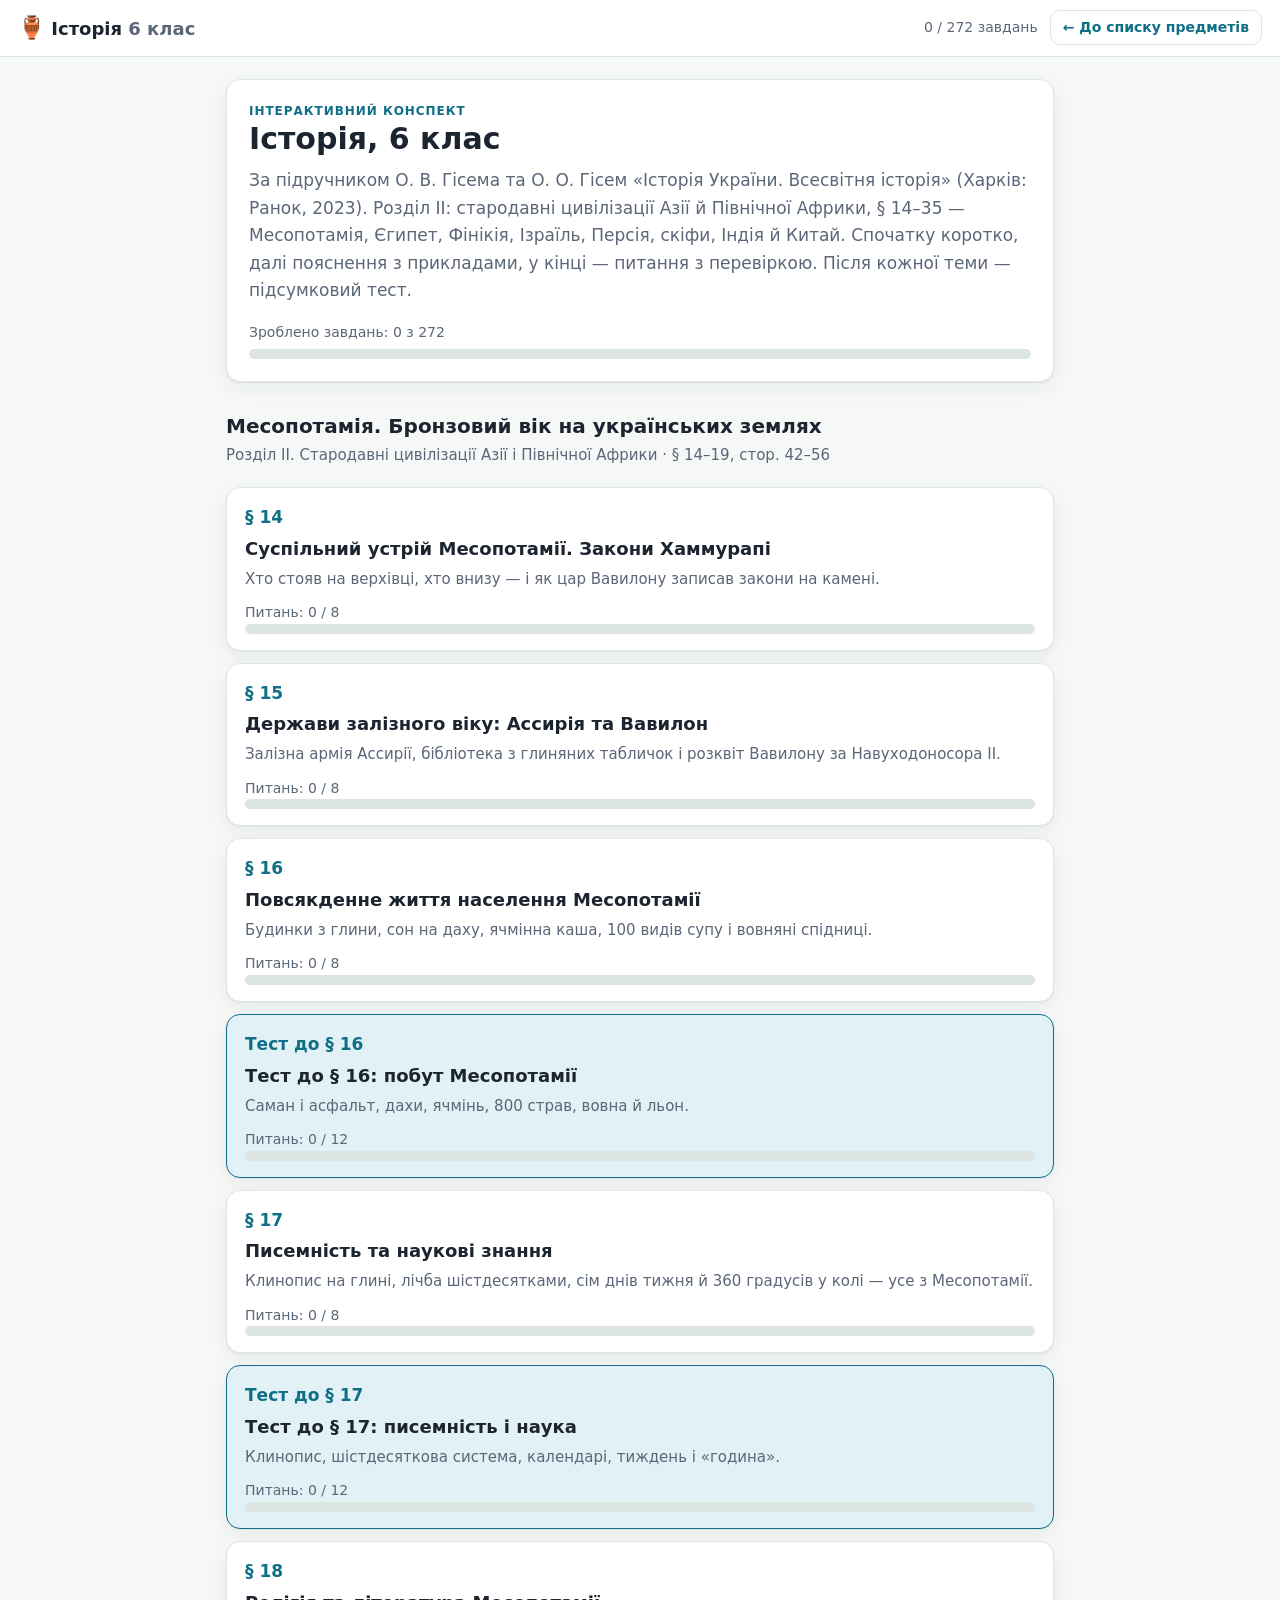
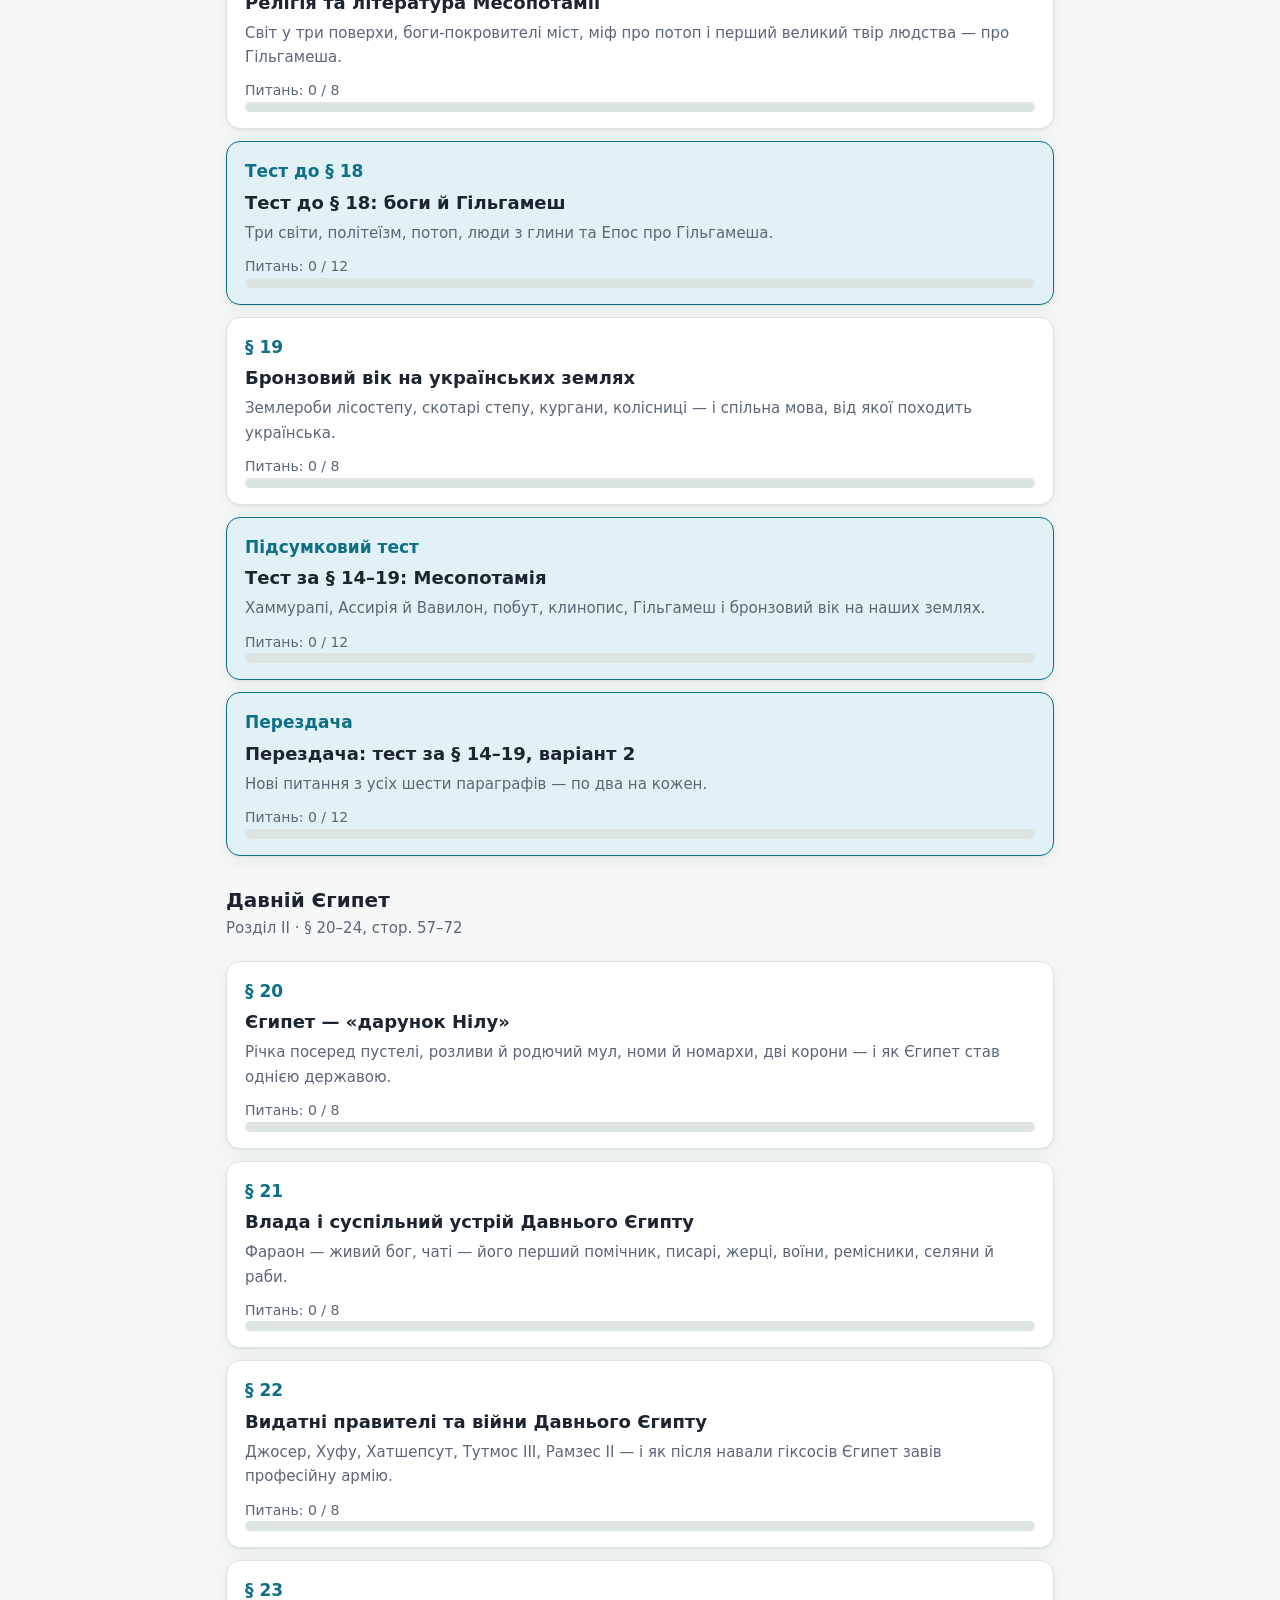
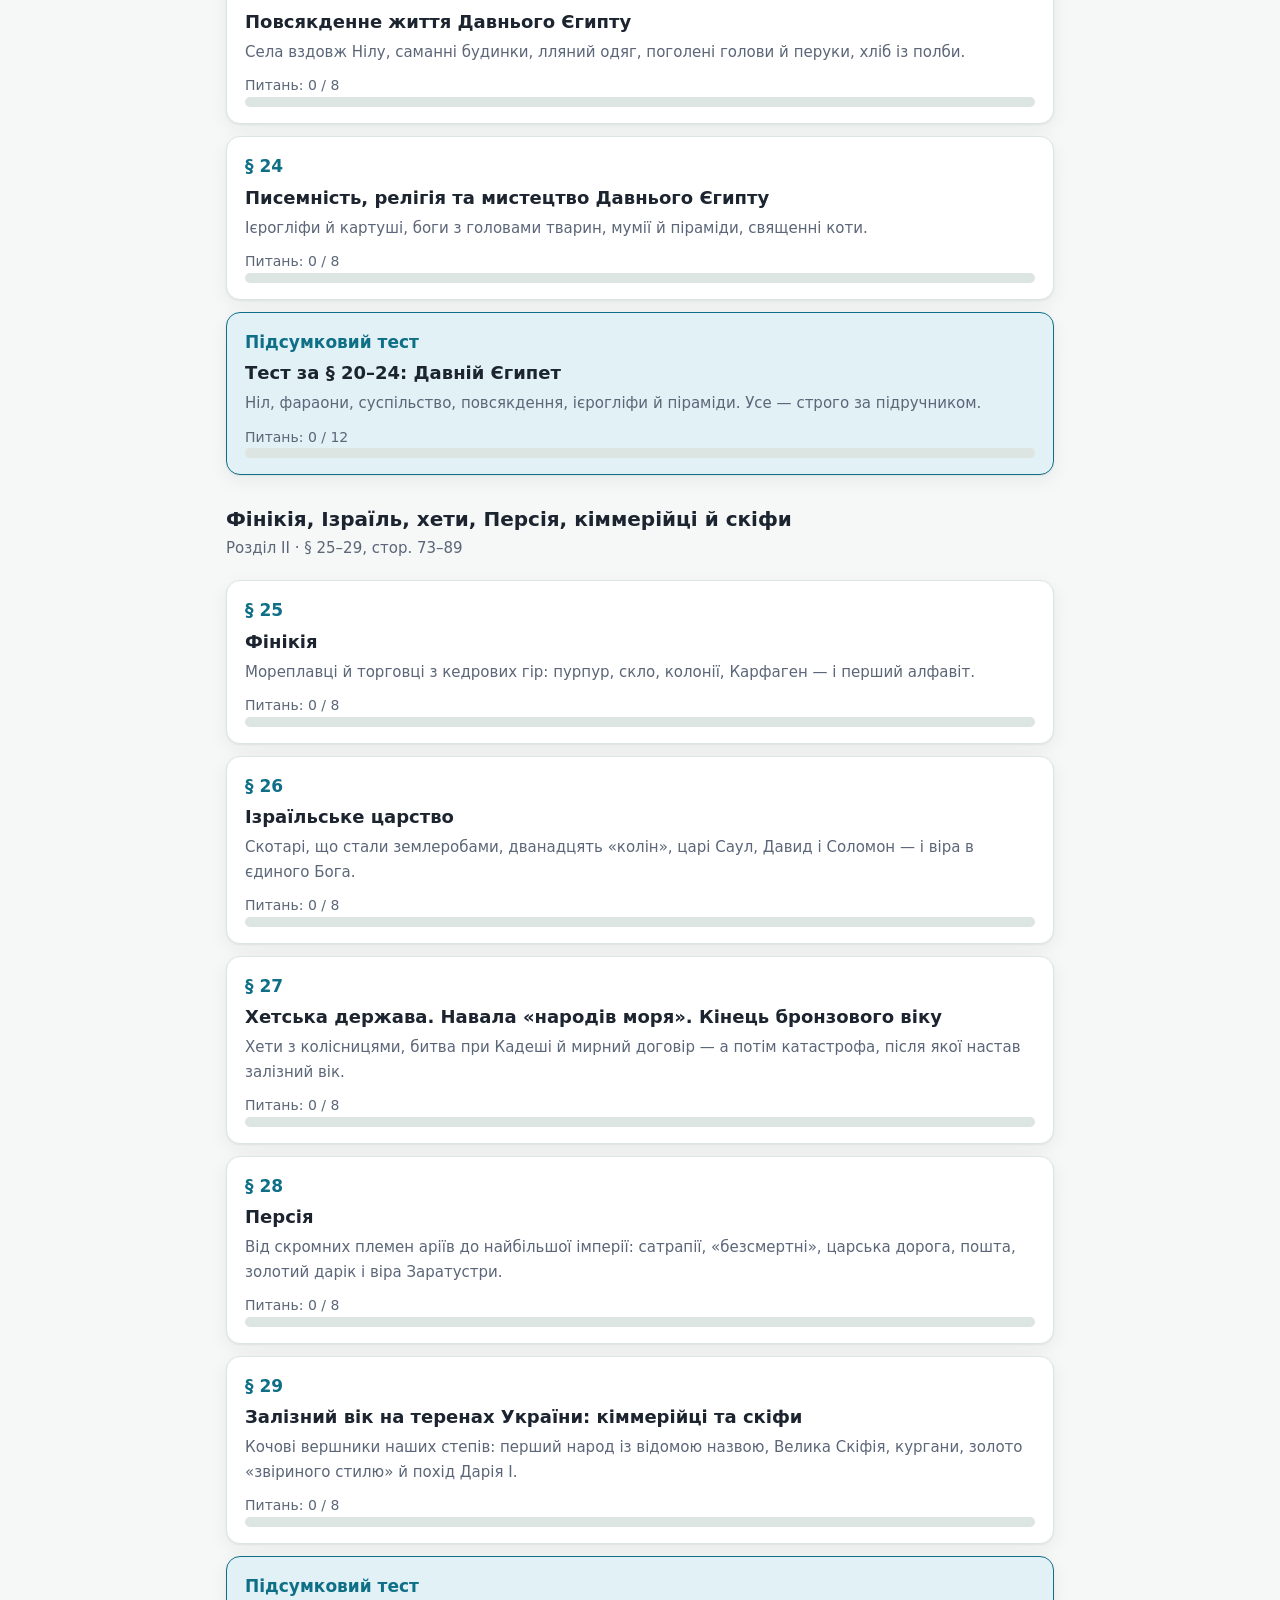
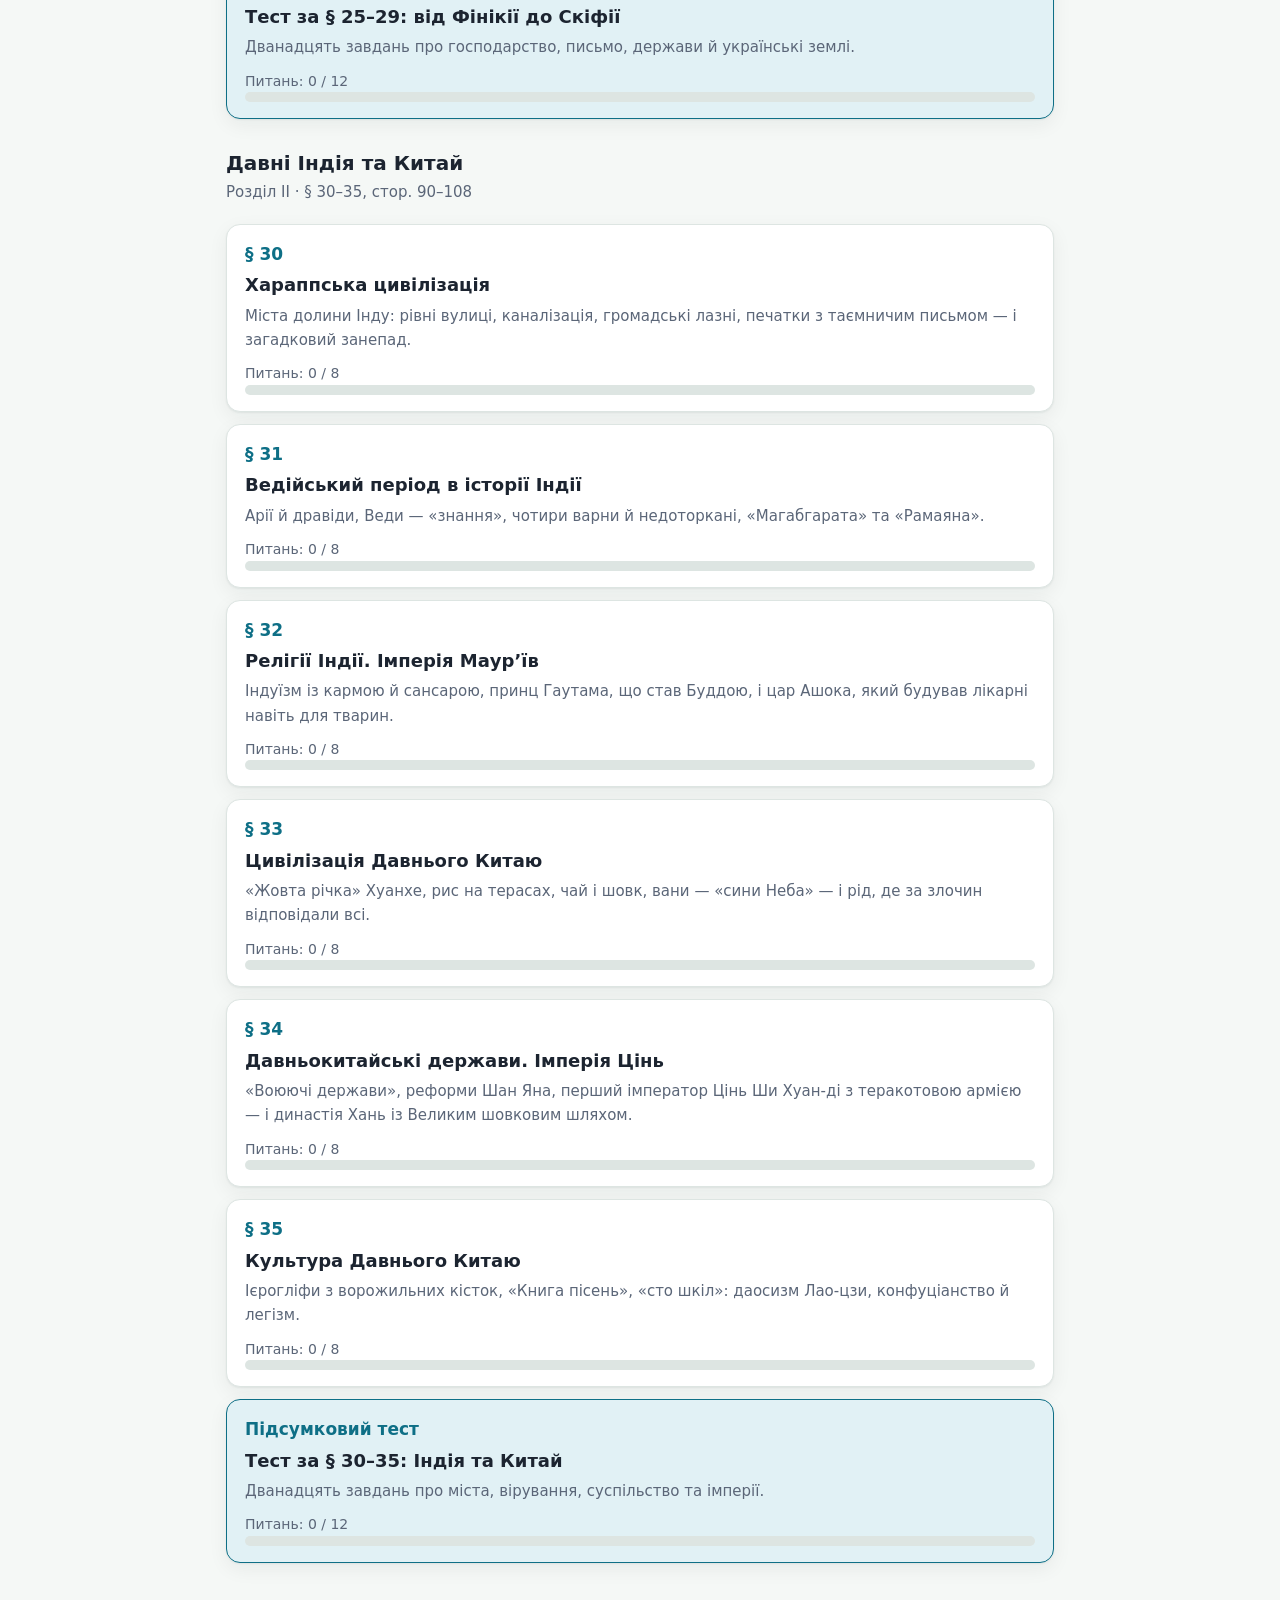
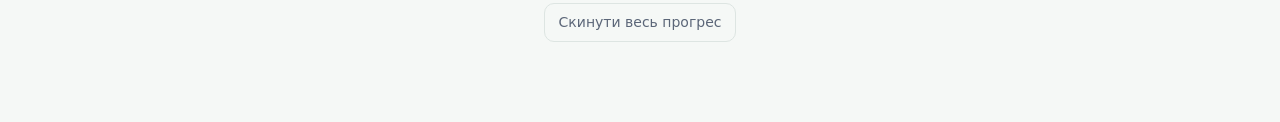
<file: index.html>
<!doctype html>
<html lang="uk">
<head>
  <meta charset="utf-8">
  <meta name="viewport" content="width=device-width, initial-scale=1">
  <meta http-equiv="refresh" content="0; url=course/index.html">
  <title>Історія 6 клас</title>
  <script>window.location.replace("course/index.html" + window.location.hash);</script>
</head>
<body>
  <p><a href="course/index.html">Відкрити курс «Історія 6 клас»</a></p>
</body>
</html>
</file>
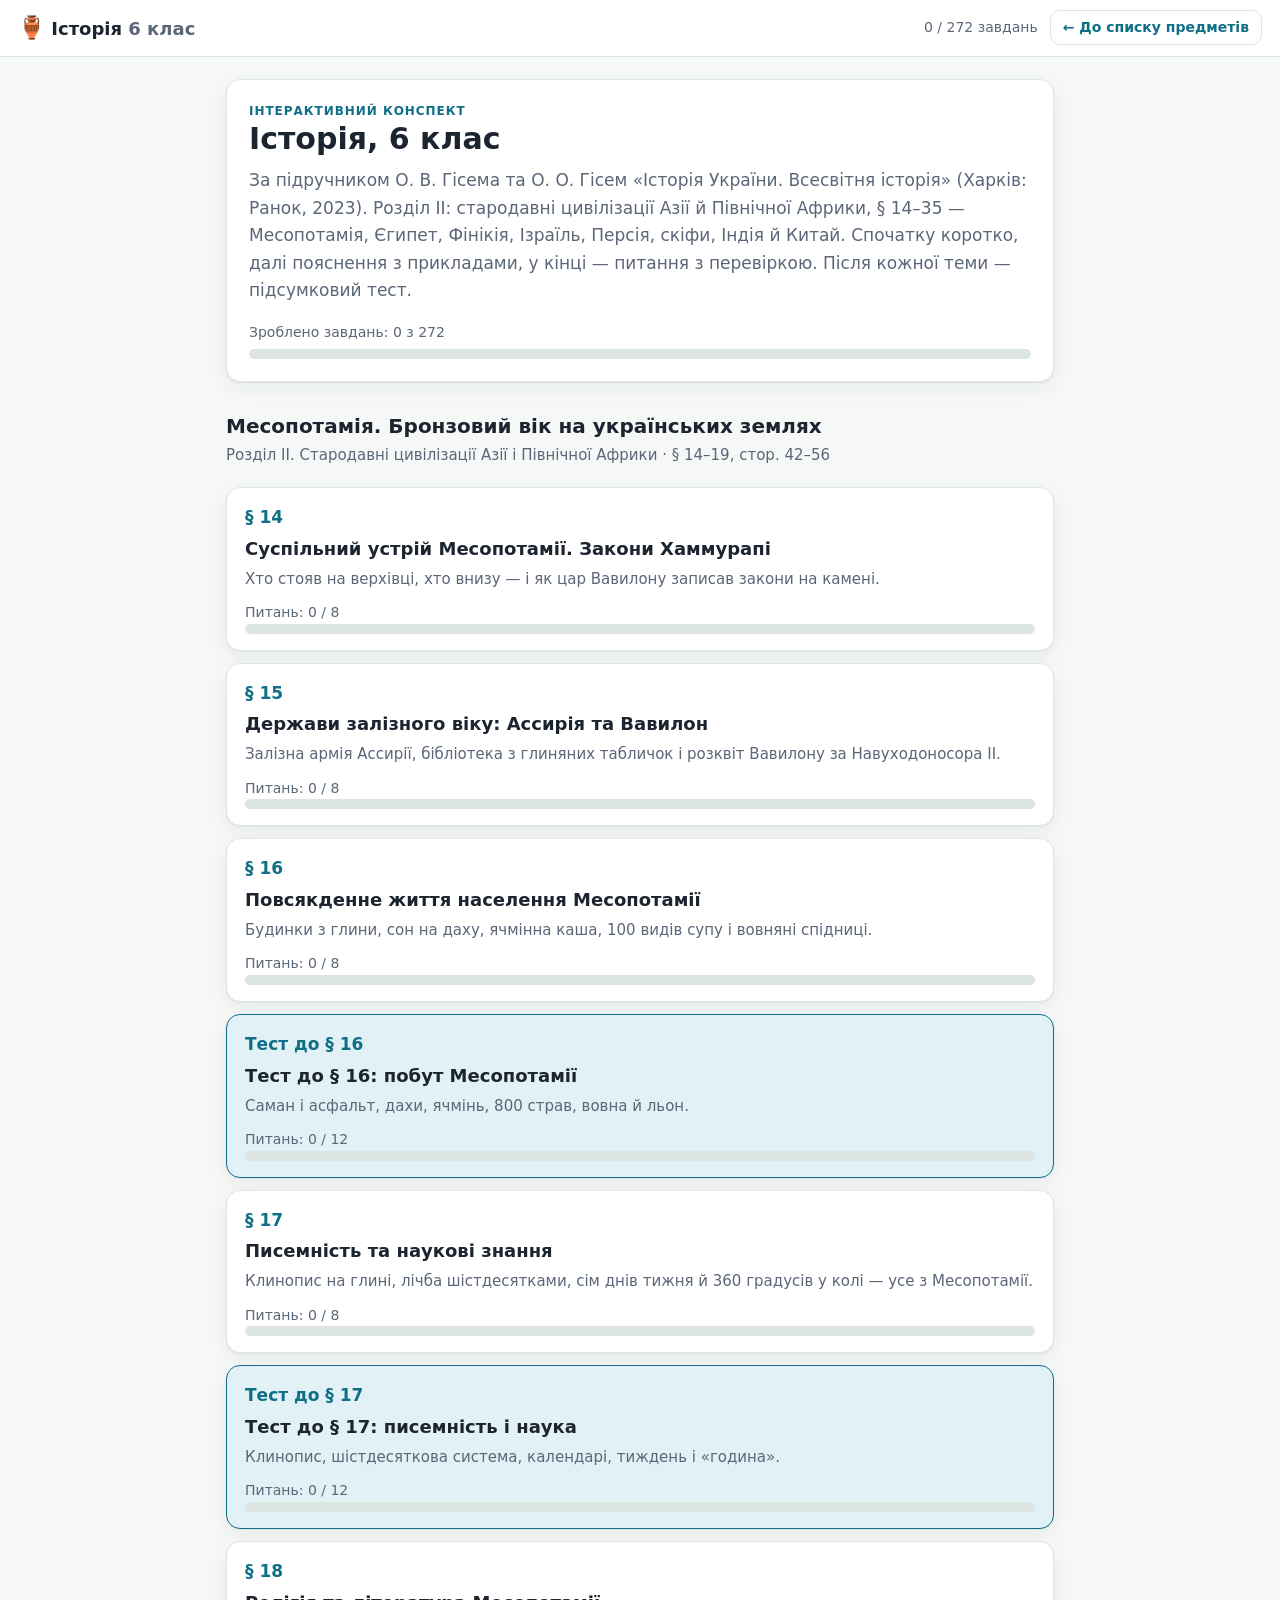
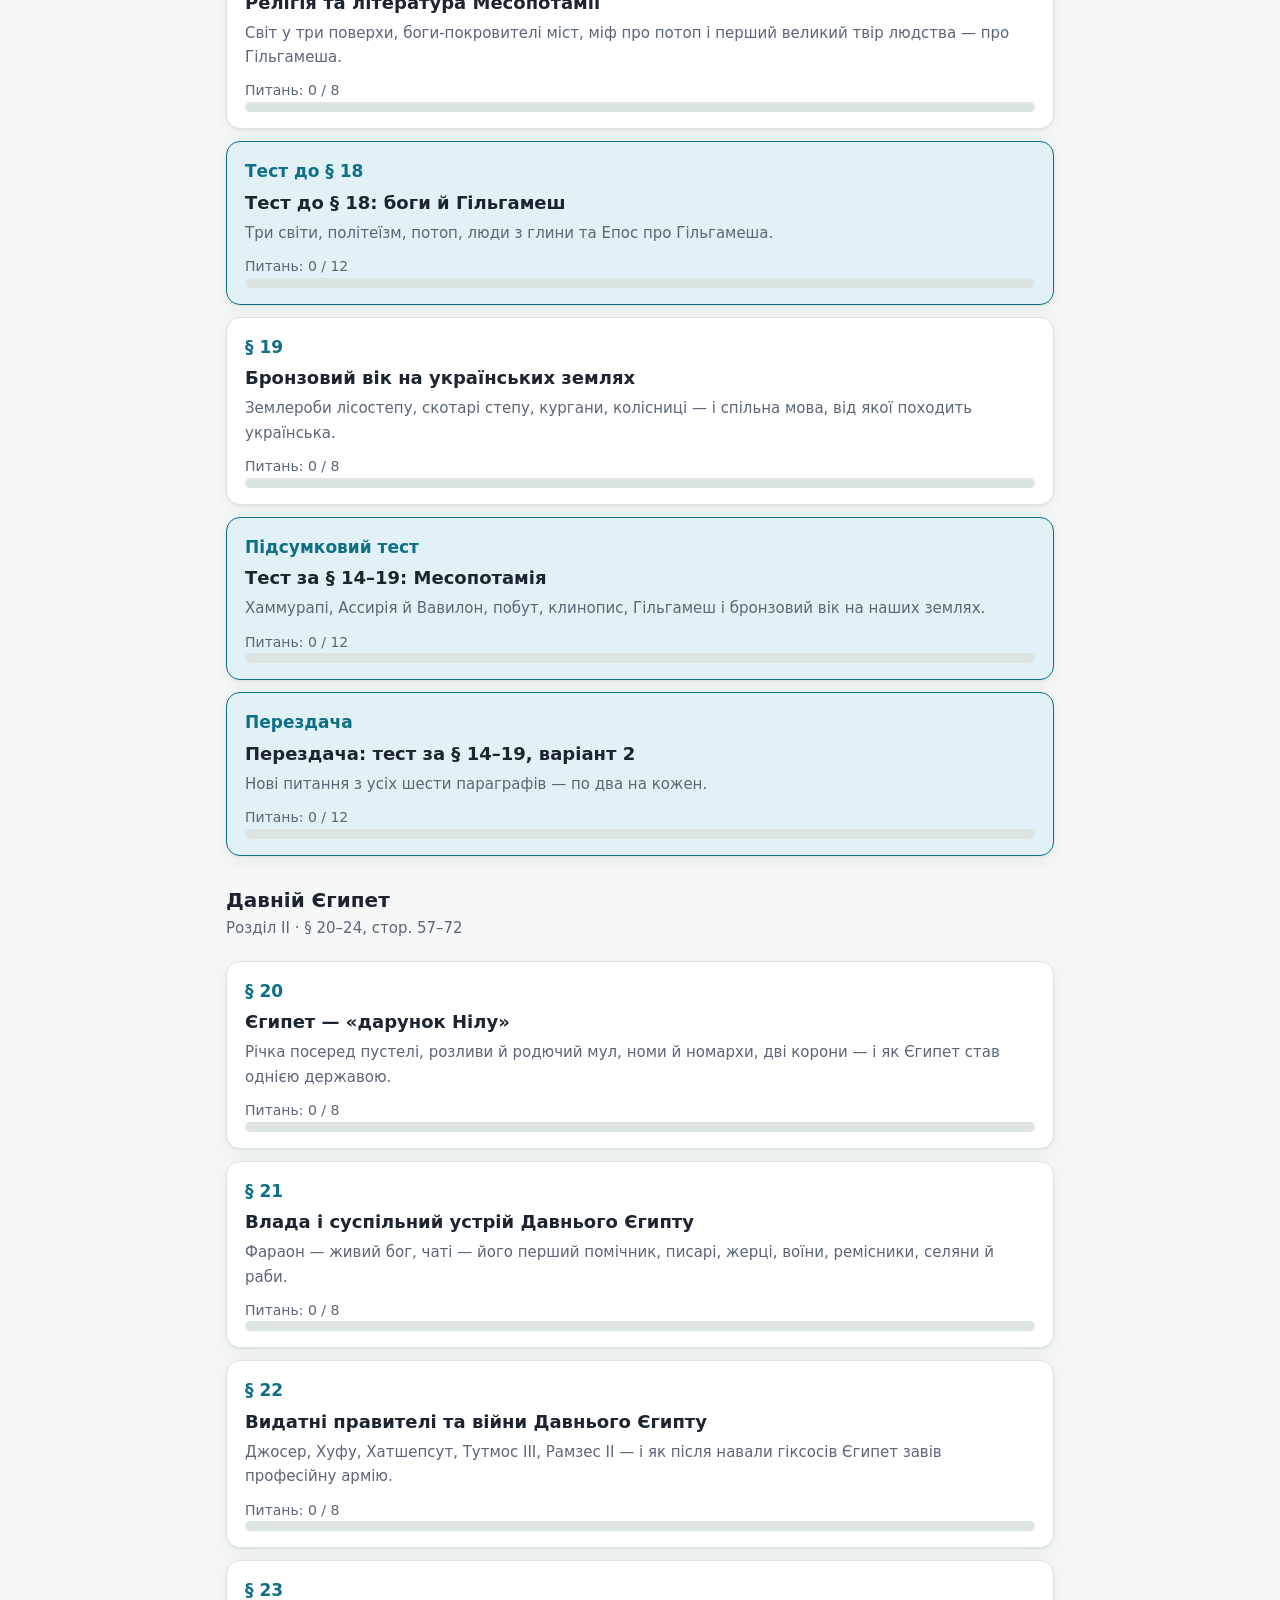
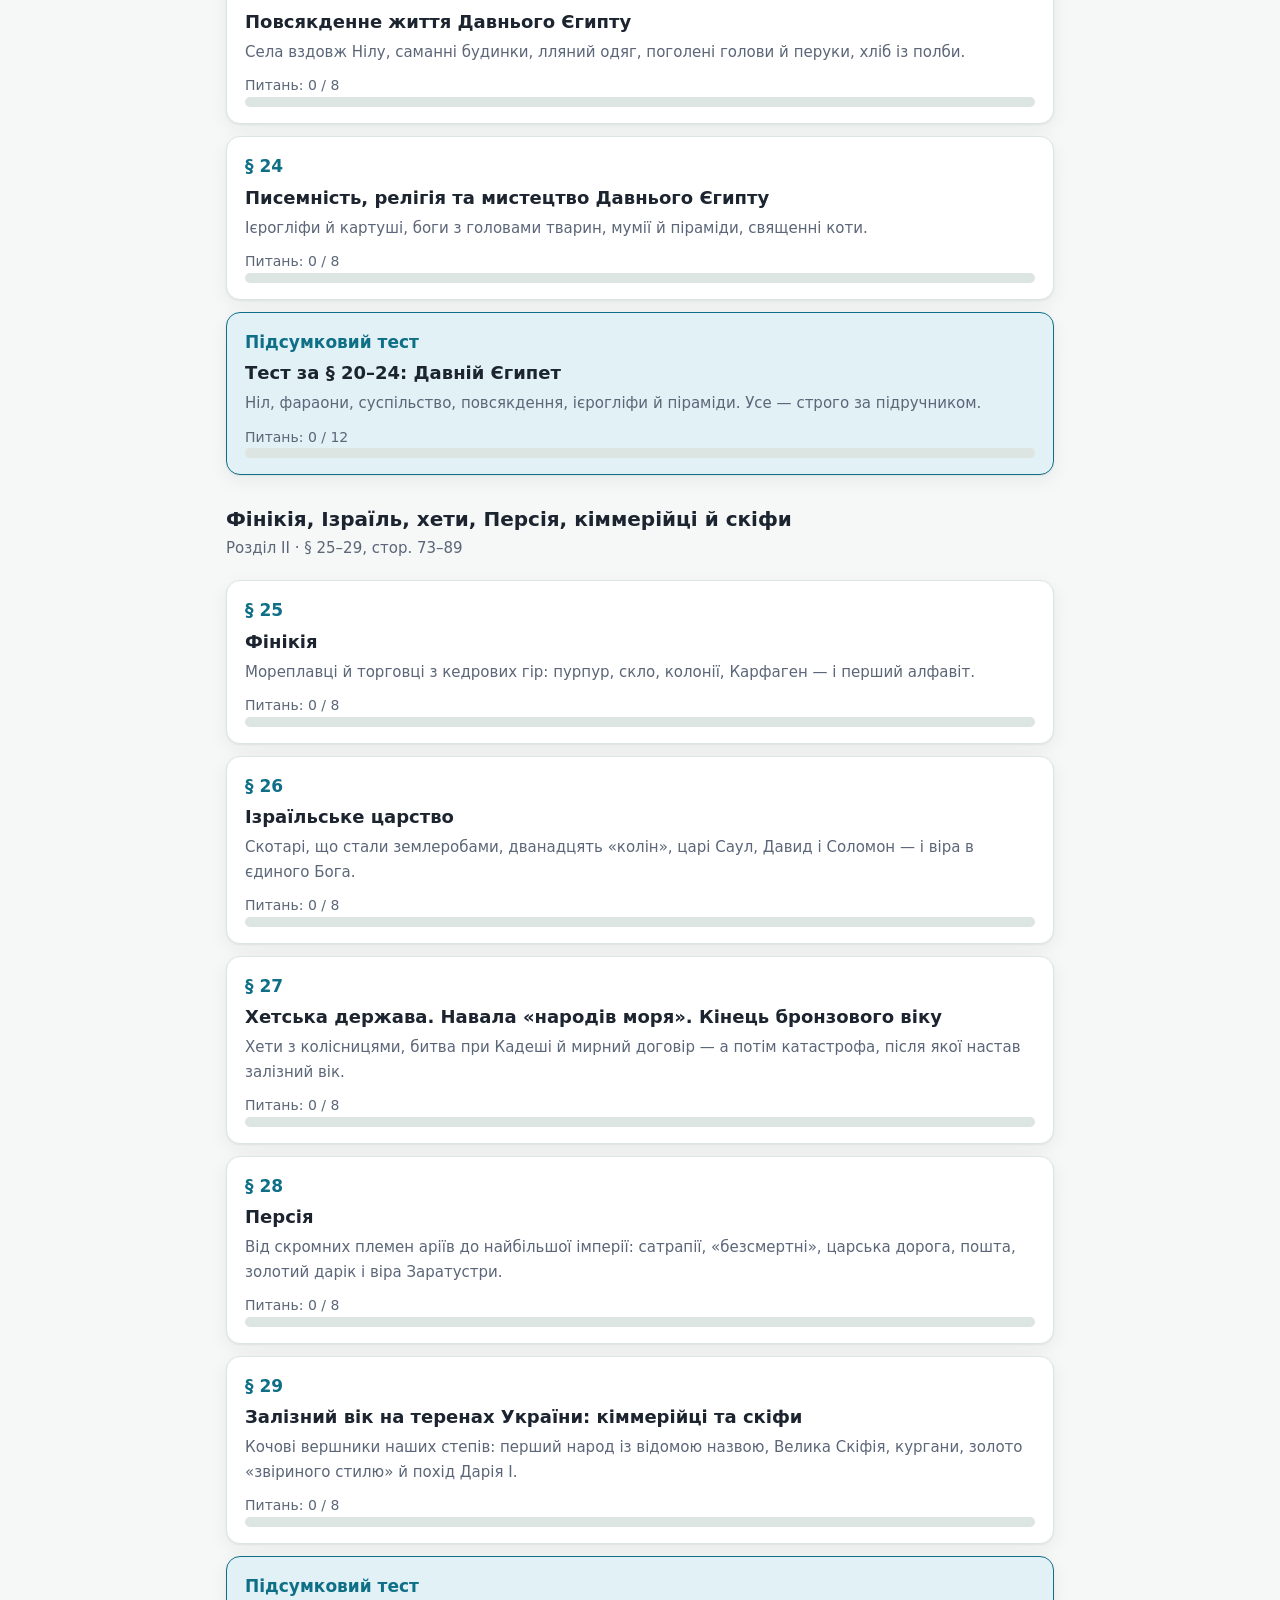
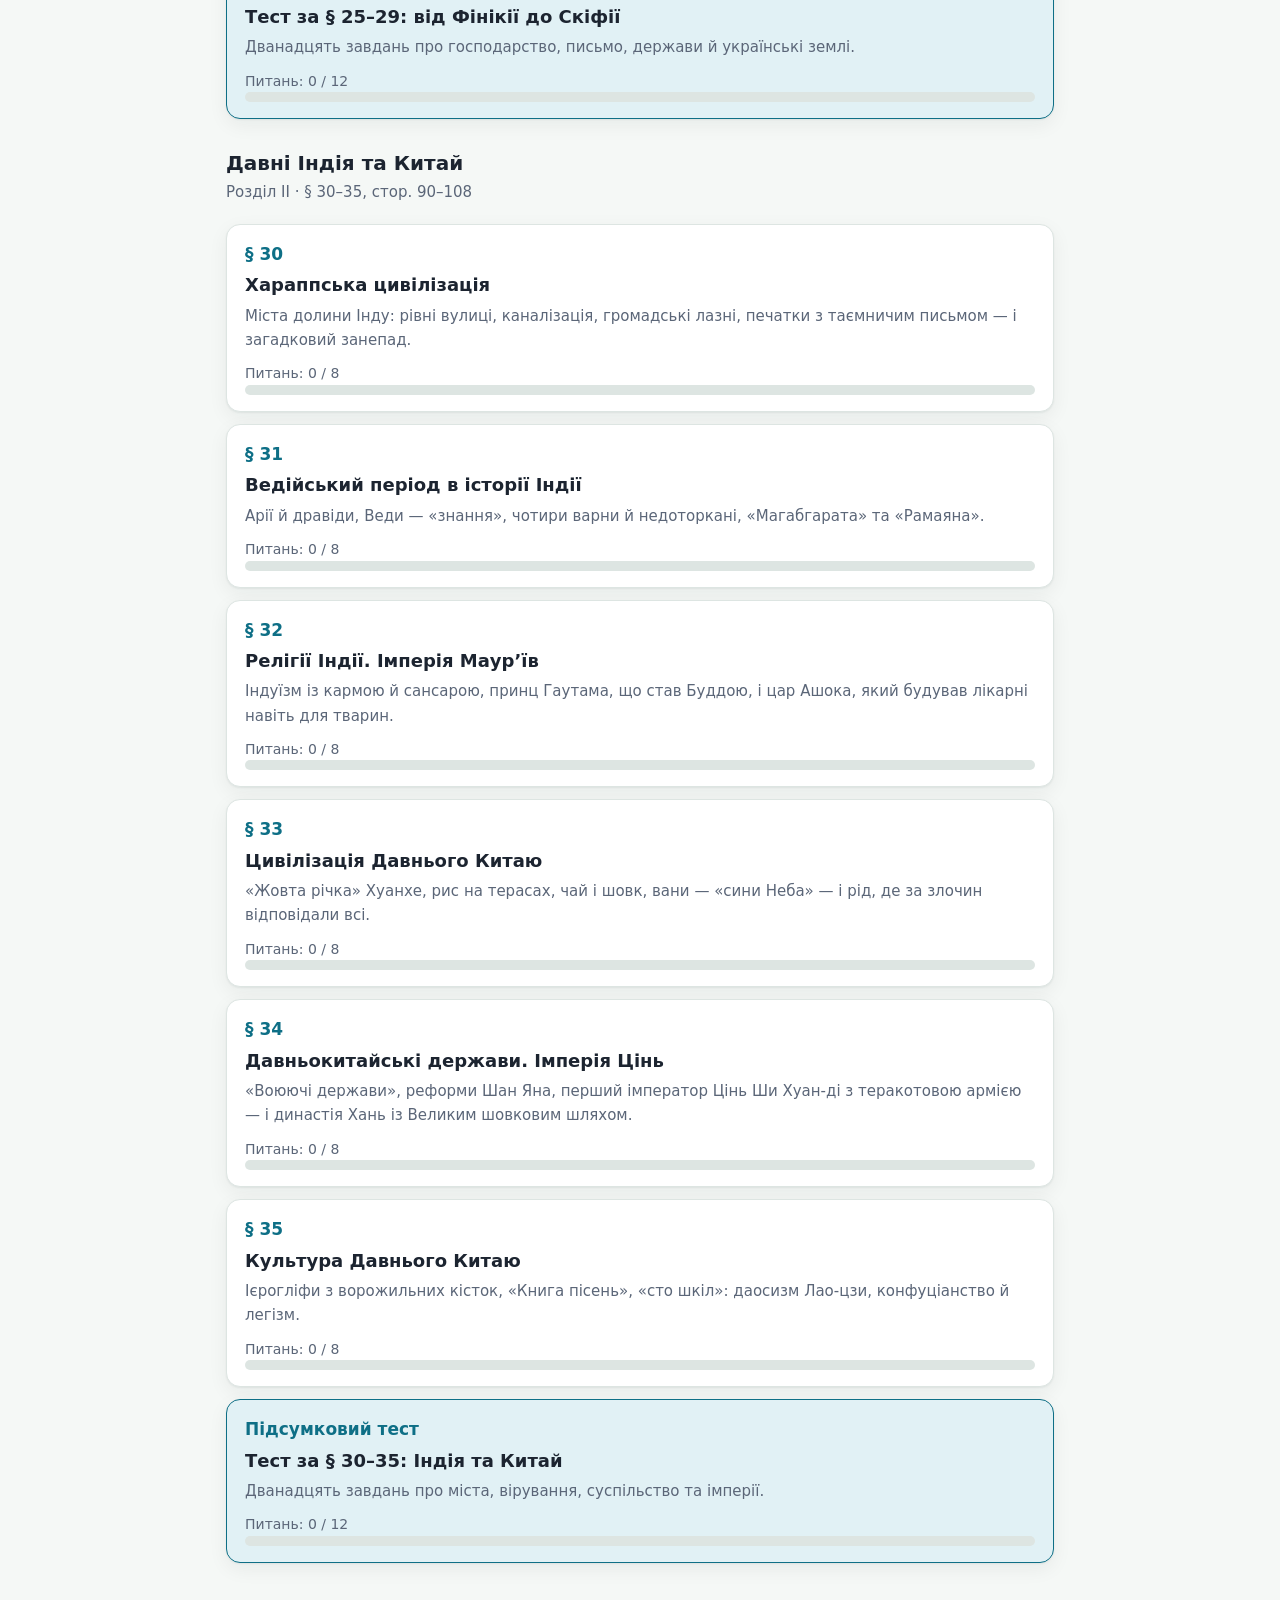
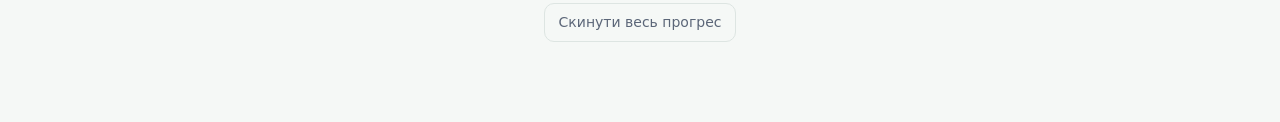
<file: course/index.html>
<!doctype html>
<html lang="uk">
<head>
  <meta charset="utf-8">
  <meta name="viewport" content="width=device-width, initial-scale=1">
  <title>Історія 6 клас</title>
  <!-- Іконка вшита в сторінку: інакше браузер сам піде по /favicon.ico і зловить 404. -->
  <link rel="icon" href="data:image/svg+xml,%3Csvg xmlns='http://www.w3.org/2000/svg' viewBox='0 0 100 100'%3E%3Ctext y='.92em' font-size='92'%3E%F0%9F%8F%BA%3C/text%3E%3C/svg%3E">
  <link rel="stylesheet" href="css/app.css">
</head>
<body>
  <header class="topbar">
    <a class="brand" href="#/"><span class="globe">🏺</span> Історія <span>6 клас</span></a>
    <span class="spacer"></span>
    <span class="bar-label" id="progressMini"></span>
    <!-- Усі курси Лізи зібрані на liza-school.github.io. Посилання абсолютне,
         щоб працювало і онлайн, і з file:// при подвійному кліку. -->
    <a class="subjects-link" href="https://liza-school.github.io/" title="До списку предметів">← <span class="full">До списку предметів</span><span class="short">Предмети</span></a>
  </header>

  <main id="app"></main>

  <script src="js/engine.js"></script>
  <script src="js/lessons/p14.js"></script>
  <script src="js/lessons/p15.js"></script>
  <script src="js/lessons/p16.js"></script>
  <script src="js/lessons/test5.js"></script>
  <script src="js/lessons/p17.js"></script>
  <script src="js/lessons/test6.js"></script>
  <script src="js/lessons/p18.js"></script>
  <script src="js/lessons/test7.js"></script>
  <script src="js/lessons/p19.js"></script>
  <script src="js/lessons/test1.js"></script>
  <script src="js/lessons/test8.js"></script>
  <script src="js/lessons/p20.js"></script>
  <script src="js/lessons/p21.js"></script>
  <script src="js/lessons/p22.js"></script>
  <script src="js/lessons/p23.js"></script>
  <script src="js/lessons/p24.js"></script>
  <script src="js/lessons/test2.js"></script>
  <script src="js/lessons/p25.js"></script>
  <script src="js/lessons/p26.js"></script>
  <script src="js/lessons/p27.js"></script>
  <script src="js/lessons/p28.js"></script>
  <script src="js/lessons/p29.js"></script>
  <script src="js/lessons/test3.js"></script>
  <script src="js/lessons/p30.js"></script>
  <script src="js/lessons/p31.js"></script>
  <script src="js/lessons/p32.js"></script>
  <script src="js/lessons/p33.js"></script>
  <script src="js/lessons/p34.js"></script>
  <script src="js/lessons/p35.js"></script>
  <script src="js/lessons/test4.js"></script>
  <script>COURSE.start();</script>
</body>
</html>
</file>
<file: course/css/app.css>
/* Історія 6 клас — інтерактивний конспект. Оформлення спільне з «Географією» та «Природою»; свій лише колір курсу. */

:root {
  --bg: #f5f8f6;
  --bg-soft: #ffffff;
  --text: #1c2430;
  --text-dim: #5b6678;
  --border: #dde5e2;
  --accent: #0e6f86;
  --accent-soft: #e1f1f5;
  --green: #1e9e63;
  --green-soft: #e3f7ec;
  --red: #d64545;
  --red-soft: #fdeaea;
  --yellow: #b8860b;
  --yellow-soft: #fdf5dd;
  --blue: #2f6df6;
  --blue-soft: #e8efff;
  --local: #a8562b;
  --local-soft: #fbeee5;
  --game: #7b4fd8;
  --game-soft: #f0eaff;
  --potter: #8e2f4f;
  --potter-soft: #fdeaf0;
  --horse: #8a6d1f;
  --horse-soft: #f8f1d8;
  --onepiece: #e8640f;
  --onepiece-soft: #fff0e2;
  --radius: 14px;
  --shadow: 0 1px 2px rgba(20, 35, 30, .06), 0 6px 20px rgba(20, 35, 30, .06);
  --sans: "Segoe UI", Inter, system-ui, -apple-system, Roboto, sans-serif;
}

@media (prefers-color-scheme: dark) {
  :root {
    --bg: #141a19;
    --bg-soft: #1b2322;
    --text: #e8eeea;
    --text-dim: #a2aeb0;
    --border: #2b3533;
    --accent: #5bc2da;
    --accent-soft: #142c33;
    --green: #4bd18b;
    --green-soft: #16301f;
    --red: #ff7a7a;
    --red-soft: #331a1c;
    --yellow: #e3bb4c;
    --yellow-soft: #302a16;
    --blue: #6f9bff;
    --blue-soft: #1c2740;
    --local: #e0a271;
    --local-soft: #2b1e15;
    --game: #b699ff;
    --game-soft: #241d3c;
    --potter: #f09ab8;
    --potter-soft: #2e1420;
    --horse: #d8bb63;
    --horse-soft: #2a2415;
    --onepiece: #ff9e4d;
    --onepiece-soft: #2e1c0d;
    --shadow: 0 1px 2px rgba(0, 0, 0, .3), 0 8px 24px rgba(0, 0, 0, .35);
  }
}

* { box-sizing: border-box; }

body {
  margin: 0;
  background: var(--bg);
  color: var(--text);
  font: 17px/1.62 var(--sans);
}

a { color: var(--accent); }

.topbar {
  position: sticky;
  top: 0;
  z-index: 5;
  display: flex;
  align-items: center;
  gap: 12px;
  padding: 10px 18px;
  background: var(--bg-soft);
  border-bottom: 1px solid var(--border);
}

.brand {
  font-weight: 700;
  text-decoration: none;
  color: var(--text);
  font-size: 18px;
}

.brand span { color: var(--text-dim); font-weight: 600; }
.brand .globe { font-size: 22px; }
.spacer { flex: 1; }
.bar-label { color: var(--text-dim); font-size: 14px; }

/* Кнопка «До списку предметів» у шапці. На вузькому екрані — коротший підпис. */
.subjects-link {
  font-size: 14px;
  font-weight: 600;
  color: var(--accent);
  text-decoration: none;
  white-space: nowrap;
  border: 1px solid var(--border);
  border-radius: 10px;
  padding: 5px 12px;
}

.subjects-link:hover { background: var(--accent-soft); border-color: var(--accent); }
.subjects-link .short { display: none; }

@media (max-width: 620px) {
  /* Бренд — першим рядком, прогрес і кнопка — другим, щоб назва не ламалась на три рядки. */
  .topbar { flex-wrap: wrap; row-gap: 6px; }
  .topbar .brand { flex-basis: 100%; }
  .topbar .spacer { display: none; }
  .subjects-link { margin-left: auto; }
  .subjects-link .full { display: none; }
  .subjects-link .short { display: inline; }
}

main {
  max-width: 860px;
  margin: 0 auto;
  padding: 22px 16px 80px;
}

h1 { font-size: 30px; margin: 0 0 6px; line-height: 1.2; }
h2 { font-size: 23px; margin: 28px 0 10px; }
h3 { font-size: 19px; margin: 18px 0 8px; }
p { margin: 10px 0; }
ul, ol { margin: 10px 0; padding-left: 24px; }
li { margin: 4px 0; }

.kicker {
  text-transform: uppercase;
  letter-spacing: .08em;
  font-size: 12px;
  font-weight: 700;
  color: var(--accent);
}

.lead { color: var(--text-dim); }

.hero {
  background: var(--bg-soft);
  border: 1px solid var(--border);
  border-radius: var(--radius);
  padding: 22px;
  box-shadow: var(--shadow);
}

.bar {
  position: relative;
  height: 10px;
  border-radius: 999px;
  background: var(--border);
  overflow: hidden;
}

.bar i {
  position: absolute;
  inset: 0 auto 0 0;
  background: var(--accent);
  border-radius: 999px;
  transition: width .3s;
}

.overall { margin-top: 16px; }
.overall .bar-label { display: block; margin-bottom: 6px; }

.cards { display: grid; gap: 12px; margin-top: 20px; }

.card {
  display: block;
  text-decoration: none;
  color: inherit;
  background: var(--bg-soft);
  border: 1px solid var(--border);
  border-radius: var(--radius);
  padding: 16px 18px;
  box-shadow: var(--shadow);
}

.card:hover { border-color: var(--accent); }
.card .num { color: var(--accent); font-weight: 700; }
.card .title { font-weight: 700; font-size: 18px; margin: 2px 0 4px; }
.card .sub { color: var(--text-dim); font-size: 15px; }
.card .stat { color: var(--text-dim); font-size: 14px; margin-top: 10px; }
.card.exam { border-color: var(--accent); background: var(--accent-soft); }

.goals {
  background: var(--accent-soft);
  border-radius: var(--radius);
  padding: 12px 18px;
  margin: 16px 0;
}

.goals b { display: block; margin-bottom: 4px; }

.block {
  background: var(--bg-soft);
  border: 1px solid var(--border);
  border-radius: var(--radius);
  padding: 4px 18px 14px;
  margin: 16px 0;
  box-shadow: var(--shadow);
}

.block.plain { background: none; border: none; box-shadow: none; padding: 0 2px; }

.block-head {
  display: flex;
  align-items: center;
  gap: 10px;
  padding: 12px 0 6px;
  font-weight: 700;
}

.tag {
  font-size: 11px;
  text-transform: uppercase;
  letter-spacing: .06em;
  padding: 3px 8px;
  border-radius: 999px;
  background: var(--accent-soft);
  color: var(--accent);
  font-weight: 700;
}

.done-mark { margin-left: auto; color: var(--green); font-weight: 700; }

.block.note { background: var(--yellow-soft); border-color: var(--yellow); }
.block.note .tag { background: var(--yellow); color: #fff; }
.block.cherkasy { background: var(--local-soft); border-color: var(--local); }
.block.cherkasy .tag { background: var(--local); color: #fff; }
.block.ukraine { background: var(--blue-soft); border-color: var(--blue); }
.block.ukraine .tag { background: var(--blue); color: #fff; }
.block.life { background: var(--green-soft); border-color: var(--green); }
.block.life .tag { background: var(--green); color: #fff; }
.block.game { background: var(--game-soft); border-color: var(--game); }
.block.game .tag { background: var(--game); color: #fff; }
.block.potter { background: var(--potter-soft); border-color: var(--potter); }
.block.potter .tag { background: var(--potter); color: #fff; }
.block.horse { background: var(--horse-soft); border-color: var(--horse); }
.block.horse .tag { background: var(--horse); color: #fff; }
/* Репліка про One Piece вплетена прямо в речення підручника — не окрема картка,
   а легка інлайн-підсвітка: факт і аніме переплітаються в одному абзаці. */
.op { background: var(--onepiece-soft); box-shadow: inset 0 -2px 0 var(--onepiece); border-radius: 3px; padding: 0 .15em; }
.block.errata { background: var(--red-soft); border-color: var(--red); }
.block.errata .tag { background: var(--red); color: #fff; }

.errata-row { margin: 8px 0; }
.errata-row.book { color: var(--text-dim); }
.errata-row.truth b { color: var(--red); }
.errata-row.say b { color: var(--green); }

.figure { margin: 16px 0; }

.figure img {
  display: block;
  width: 100%;
  height: auto;
  border: 1px solid var(--border);
  border-radius: 10px;
  background: #fff;
}

.figure figcaption {
  color: var(--text-dim);
  font-size: 14px;
  margin-top: 6px;
}

.gallery { display: grid; gap: 12px; margin: 16px 0; }
.gallery .figure { margin: 0; }
.gallery.cols2 { grid-template-columns: repeat(2, 1fr); }
.gallery.cols3 { grid-template-columns: repeat(3, 1fr); }

@media (max-width: 620px) {
  .gallery.cols2,
  .gallery.cols3 { grid-template-columns: 1fr; }
}

.block .figure { margin: 12px 0 4px; }
.block.summary { background: var(--accent-soft); border-color: var(--accent); }

.terms { width: 100%; border-collapse: collapse; margin: 8px 0; }
.terms td { border-top: 1px solid var(--border); padding: 8px 6px; vertical-align: top; }
.terms td:first-child { font-weight: 700; width: 34%; }

/* Перелік Міжнародних років ООН: рік вузькою колонкою, назва — рештою. */
.years { width: 100%; border-collapse: collapse; margin: 8px 0; }
.years td { border-top: 1px solid var(--border); padding: 5px 6px; vertical-align: top; }
.years td:first-child { font-weight: 700; width: 4.5em; color: var(--accent); }

.book-wording {
  display: block;
  margin-top: 4px;
  font-size: 14px;
  font-style: italic;
  color: var(--text-dim);
}

details { margin: 8px 0; }
summary { cursor: pointer; color: var(--accent); font-weight: 600; }

.options { display: grid; gap: 8px; margin: 10px 0; }

.option {
  display: flex;
  align-items: flex-start;
  gap: 10px;
  text-align: left;
  font: inherit;
  color: inherit;
  background: var(--bg);
  border: 1px solid var(--border);
  border-radius: 10px;
  padding: 10px 12px;
  cursor: pointer;
}

.option:hover { border-color: var(--accent); }
.option .letter { font-weight: 700; color: var(--text-dim); }
.option.right { background: var(--green-soft); border-color: var(--green); }
.option.wrong { background: var(--red-soft); border-color: var(--red); }
.option.picked { border-color: var(--accent); background: var(--accent-soft); }
.option.picked .letter { color: var(--accent); }

.chips { display: flex; flex-wrap: wrap; gap: 8px; margin: 10px 0; }

.chip {
  font: inherit;
  color: inherit;
  background: var(--bg);
  border: 1px solid var(--border);
  border-radius: 999px;
  padding: 6px 14px;
  cursor: pointer;
}

.chip:hover { border-color: var(--accent); }
.chip.used { opacity: .35; pointer-events: none; }
.chip.right { background: var(--green-soft); border-color: var(--green); }
.chip.wrong { background: var(--red-soft); border-color: var(--red); }

.slots { display: grid; gap: 6px; margin: 10px 0; }
.slot { border: 1px dashed var(--border); border-radius: 10px; padding: 8px 12px; color: var(--text-dim); }
.slot.filled { border-style: solid; color: var(--text); }

.answer-input {
  font: inherit;
  color: inherit;
  background: var(--bg);
  border: 1px solid var(--border);
  border-radius: 10px;
  padding: 9px 12px;
  width: 100%;
  max-width: 360px;
}

.toolbar { display: flex; flex-wrap: wrap; gap: 8px; margin: 10px 0 4px; }

.btn {
  font: inherit;
  font-weight: 600;
  border: 1px solid var(--accent);
  background: var(--accent);
  color: #fff;
  border-radius: 10px;
  padding: 8px 16px;
  cursor: pointer;
}

.btn.flat { background: none; color: var(--accent); }
.btn:disabled { opacity: .5; cursor: default; }

.ghost-btn {
  font: inherit;
  border: 1px solid var(--border);
  background: none;
  color: var(--text-dim);
  border-radius: 10px;
  padding: 7px 14px;
  cursor: pointer;
  text-decoration: none;
}

.verdict { margin-top: 8px; min-height: 22px; font-size: 16px; }
.verdict.ok { color: var(--green); font-weight: 600; }
.verdict.no { color: var(--red); }

.navrow { display: flex; justify-content: space-between; gap: 12px; margin-top: 30px; }

.score {
  background: var(--bg-soft);
  border: 1px solid var(--border);
  border-radius: var(--radius);
  padding: 14px 18px;
  margin: 18px 0;
  box-shadow: var(--shadow);
}

footer.page-foot { color: var(--text-dim); font-size: 14px; margin-top: 40px; text-align: center; }

/* Головна літератури: картки згруповані за розділами підручника. */
.group-title { font-size: 20px; margin: 28px 0 0; }
.group-title small { display: block; color: var(--text-dim); font-size: 15px; font-weight: 400; }
</file>
